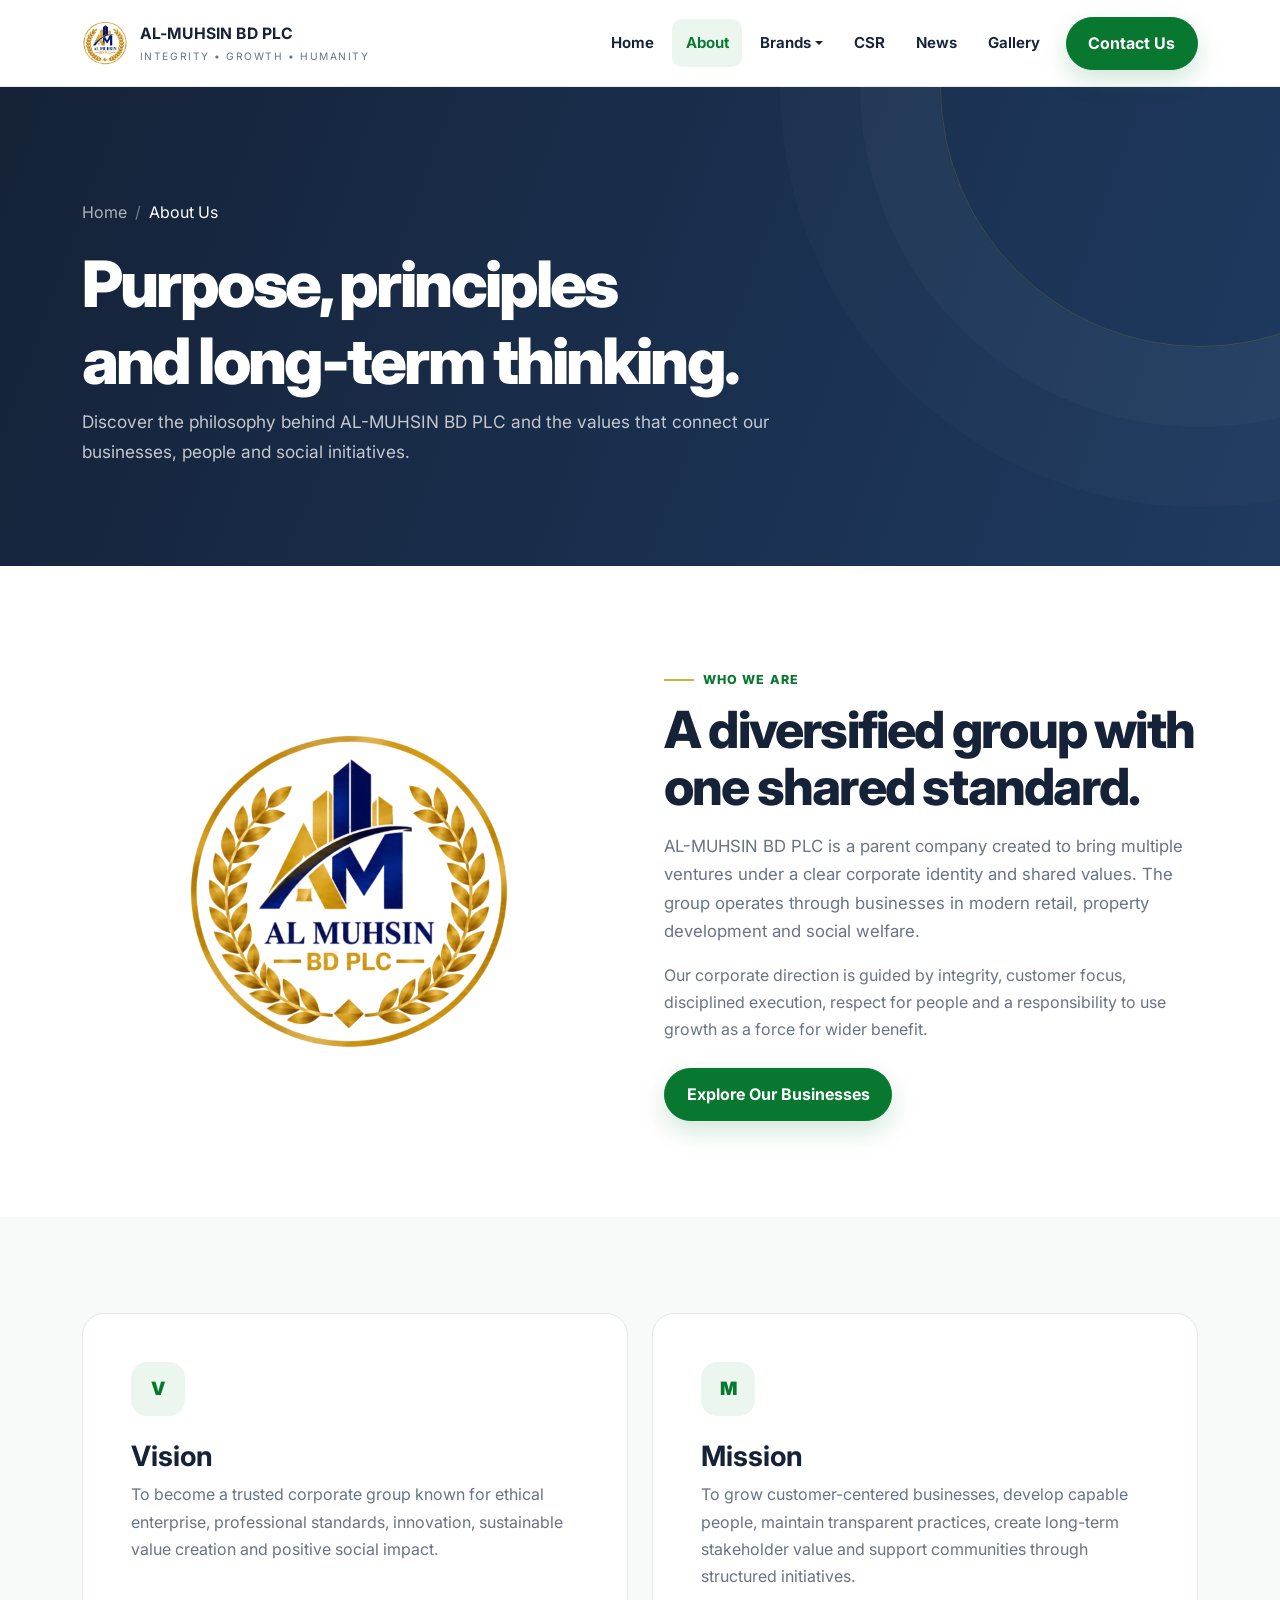
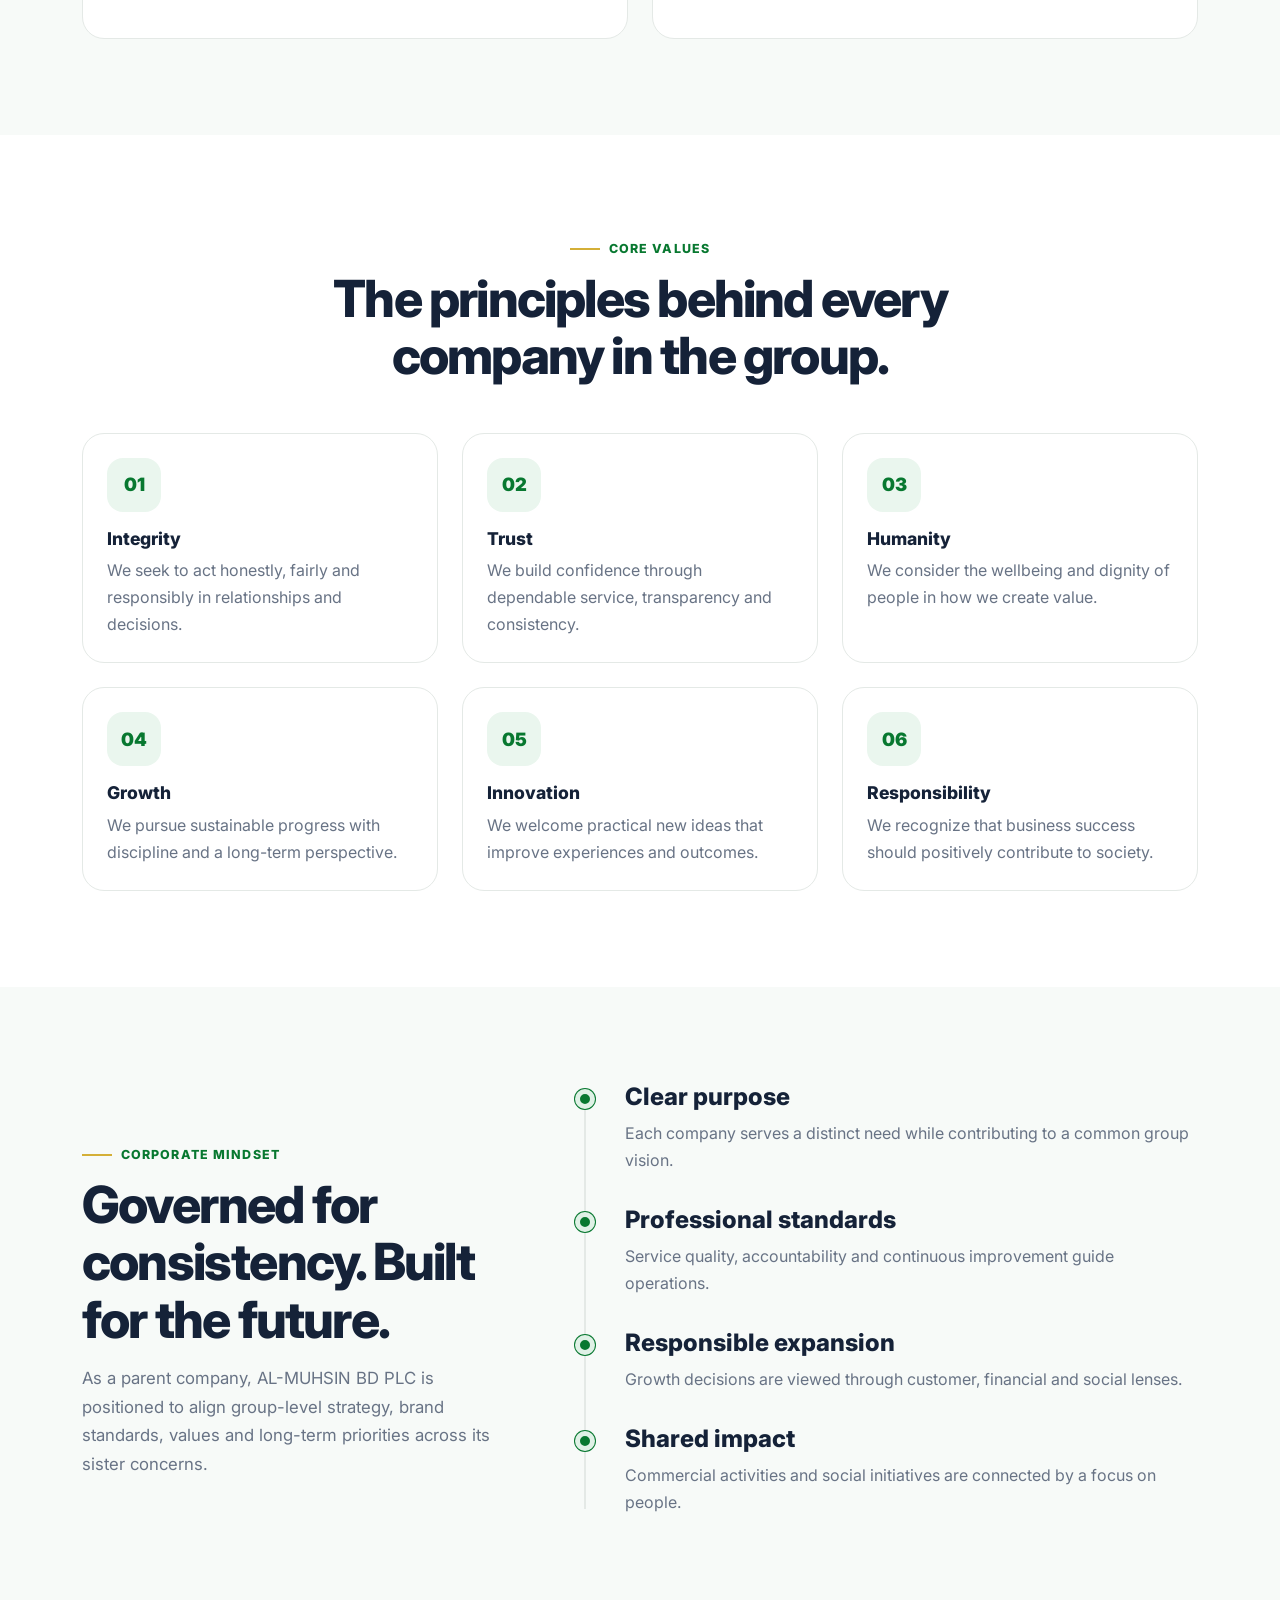
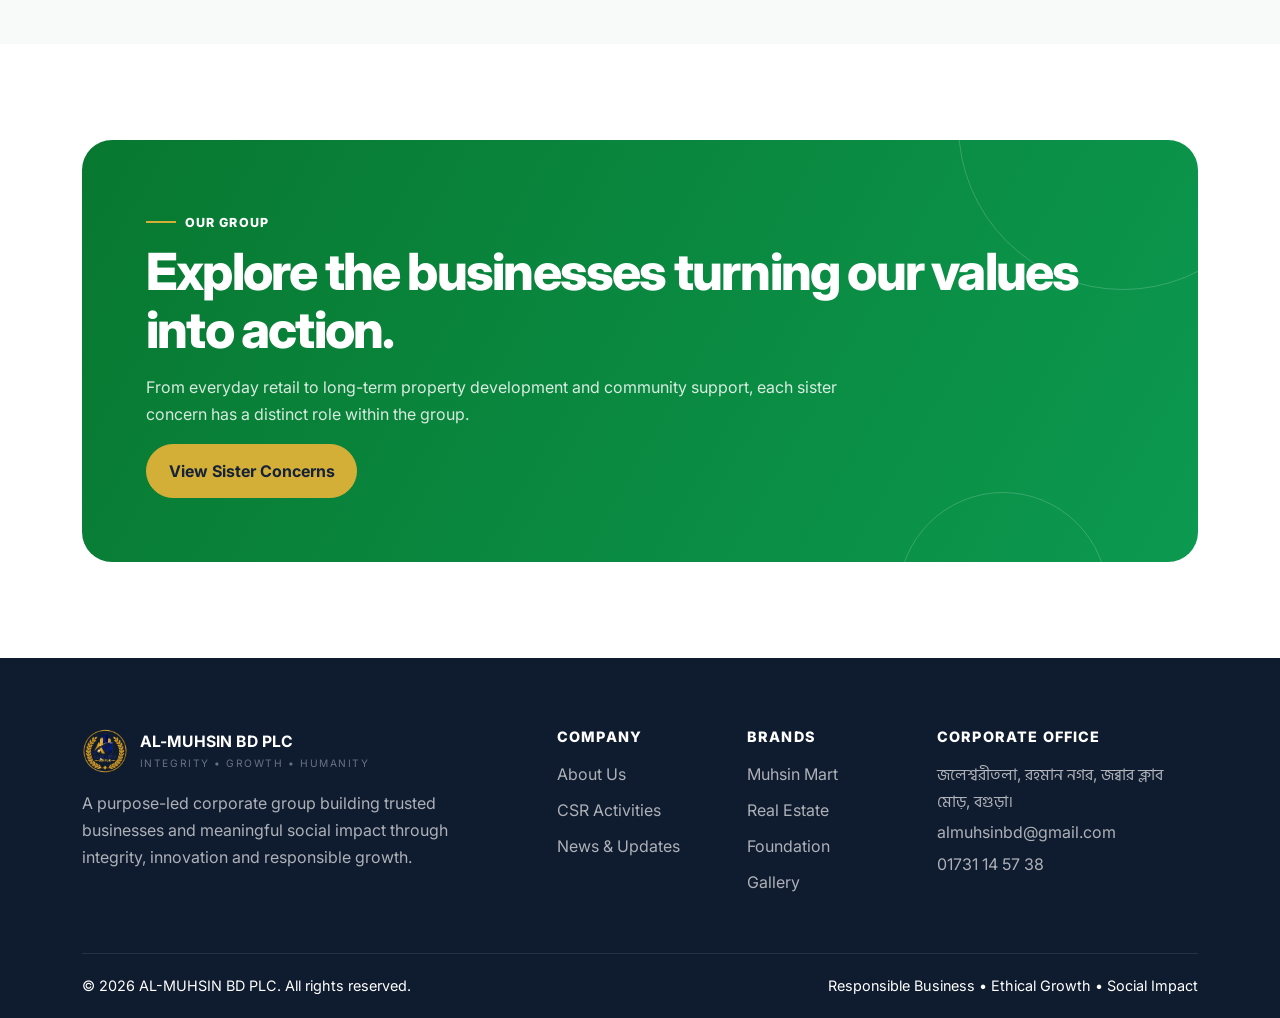
<file: about.html>
<!doctype html><html lang="en"><head>
<meta charset="utf-8"><meta name="viewport" content="width=device-width,initial-scale=1"><title>About Us | AL-MUHSIN BD PLC</title><meta name="description" content="Learn about AL-MUHSIN BD PLC, our vision, mission, values, governance mindset and commitment to responsible business growth."><meta name="theme-color" content="#087830">
<link rel="stylesheet" href="https://cdn.jsdelivr.net/npm/bootstrap@5.3.3/dist/css/bootstrap.min.css"><link rel="stylesheet" href="https://cdn.jsdelivr.net/npm/aos@2.3.4/dist/aos.css"><link rel="stylesheet" href="assets/css/style.css"><link rel="icon" type="image/png" href="assets/images/favicon.png"></head><body>
<a class="skip-link" href="#mainContent">Skip to content</a><div data-component="header"></div><main id="mainContent">
<section class="page-hero"><div class="container position-relative" style="z-index:1"><nav aria-label="breadcrumb"><ol class="breadcrumb"><li class="breadcrumb-item"><a href="index.html">Home</a></li><li class="breadcrumb-item active">About Us</li></ol></nav><h1>Purpose, principles<br>and long-term thinking.</h1><p>Discover the philosophy behind AL-MUHSIN BD PLC and the values that connect our businesses, people and social initiatives.</p></div></section>
<section class="section-pad"><div class="container"><div class="row align-items-center g-5"><div class="col-lg-6" data-aos="fade-right"><div class="image-frame no-decor"><img src="assets/images/al-musin-bd-plc.png" alt="AL-MUHSIN group visual"></div></div><div class="col-lg-6" data-aos="fade-left"><span class="eyebrow">Who We Are</span><h2 class="section-title">A diversified group with one shared standard.</h2><p class="section-copy">AL-MUHSIN BD PLC is a parent company created to bring multiple ventures under a clear corporate identity and shared values. The group operates through businesses in modern retail, property development and social welfare.</p><p class="text-muted-custom">Our corporate direction is guided by integrity, customer focus, disciplined execution, respect for people and a responsibility to use growth as a force for wider benefit.</p><a class="btn btn-brand mt-2" href="sister-concerns.html">Explore Our Businesses</a></div></div></div></section>
<section class="section-pad bg-soft"><div class="container"><div class="row g-4"><div class="col-lg-6"><div class="feature-card p-lg-5"><div class="icon-box">V</div><h3 class="fw-bold mt-4">Vision</h3><p class="text-muted-custom">To become a trusted corporate group known for ethical enterprise, professional standards, innovation, sustainable value creation and positive social impact.</p></div></div><div class="col-lg-6"><div class="feature-card p-lg-5"><div class="icon-box">M</div><h3 class="fw-bold mt-4">Mission</h3><p class="text-muted-custom">To grow customer-centered businesses, develop capable people, maintain transparent practices, create long-term stakeholder value and support communities through structured initiatives.</p></div></div></div></div></section>
<section class="section-pad" id="values"><div class="container"><div class="text-center mx-auto mb-5" style="max-width:760px"><span class="eyebrow">Core Values</span><h2 class="section-title">The principles behind every company in the group.</h2></div><div class="row g-4"><div class="col-md-6 col-lg-4"><div class="feature-card"><div class="icon-box">01</div><h4>Integrity</h4><p>We seek to act honestly, fairly and responsibly in relationships and decisions.</p></div></div><div class="col-md-6 col-lg-4"><div class="feature-card"><div class="icon-box">02</div><h4>Trust</h4><p>We build confidence through dependable service, transparency and consistency.</p></div></div><div class="col-md-6 col-lg-4"><div class="feature-card"><div class="icon-box">03</div><h4>Humanity</h4><p>We consider the wellbeing and dignity of people in how we create value.</p></div></div><div class="col-md-6 col-lg-4"><div class="feature-card"><div class="icon-box">04</div><h4>Growth</h4><p>We pursue sustainable progress with discipline and a long-term perspective.</p></div></div><div class="col-md-6 col-lg-4"><div class="feature-card"><div class="icon-box">05</div><h4>Innovation</h4><p>We welcome practical new ideas that improve experiences and outcomes.</p></div></div><div class="col-md-6 col-lg-4"><div class="feature-card"><div class="icon-box">06</div><h4>Responsibility</h4><p>We recognize that business success should positively contribute to society.</p></div></div></div></div></section>
<section class="section-pad bg-soft"><div class="container"><div class="row g-5 align-items-center"><div class="col-lg-5"><span class="eyebrow">Corporate Mindset</span><h2 class="section-title">Governed for consistency. Built for the future.</h2><p class="section-copy">As a parent company, AL-MUHSIN BD PLC is positioned to align group-level strategy, brand standards, values and long-term priorities across its sister concerns.</p></div><div class="col-lg-7"><div class="timeline"><div class="timeline-item"><h4>Clear purpose</h4><p>Each company serves a distinct need while contributing to a common group vision.</p></div><div class="timeline-item"><h4>Professional standards</h4><p>Service quality, accountability and continuous improvement guide operations.</p></div><div class="timeline-item"><h4>Responsible expansion</h4><p>Growth decisions are viewed through customer, financial and social lenses.</p></div><div class="timeline-item"><h4>Shared impact</h4><p>Commercial activities and social initiatives are connected by a focus on people.</p></div></div></div></div></div></section>
<section class="section-pad"><div class="container"><div class="cta-panel"><div class="position-relative" style="z-index:1"><span class="eyebrow text-white">Our Group</span><h2 class="section-title text-white">Explore the businesses turning our values into action.</h2><p>From everyday retail to long-term property development and community support, each sister concern has a distinct role within the group.</p><a class="btn btn-gold" href="sister-concerns.html">View Sister Concerns</a></div></div></div></section>
</main><div data-component="footer"></div><script src="https://code.jquery.com/jquery-3.7.1.min.js"></script><script src="https://cdn.jsdelivr.net/npm/bootstrap@5.3.3/dist/js/bootstrap.bundle.min.js"></script><script src="https://cdn.jsdelivr.net/npm/aos@2.3.4/dist/aos.js"></script><script src="assets/js/main.js"></script></body></html>
</file>
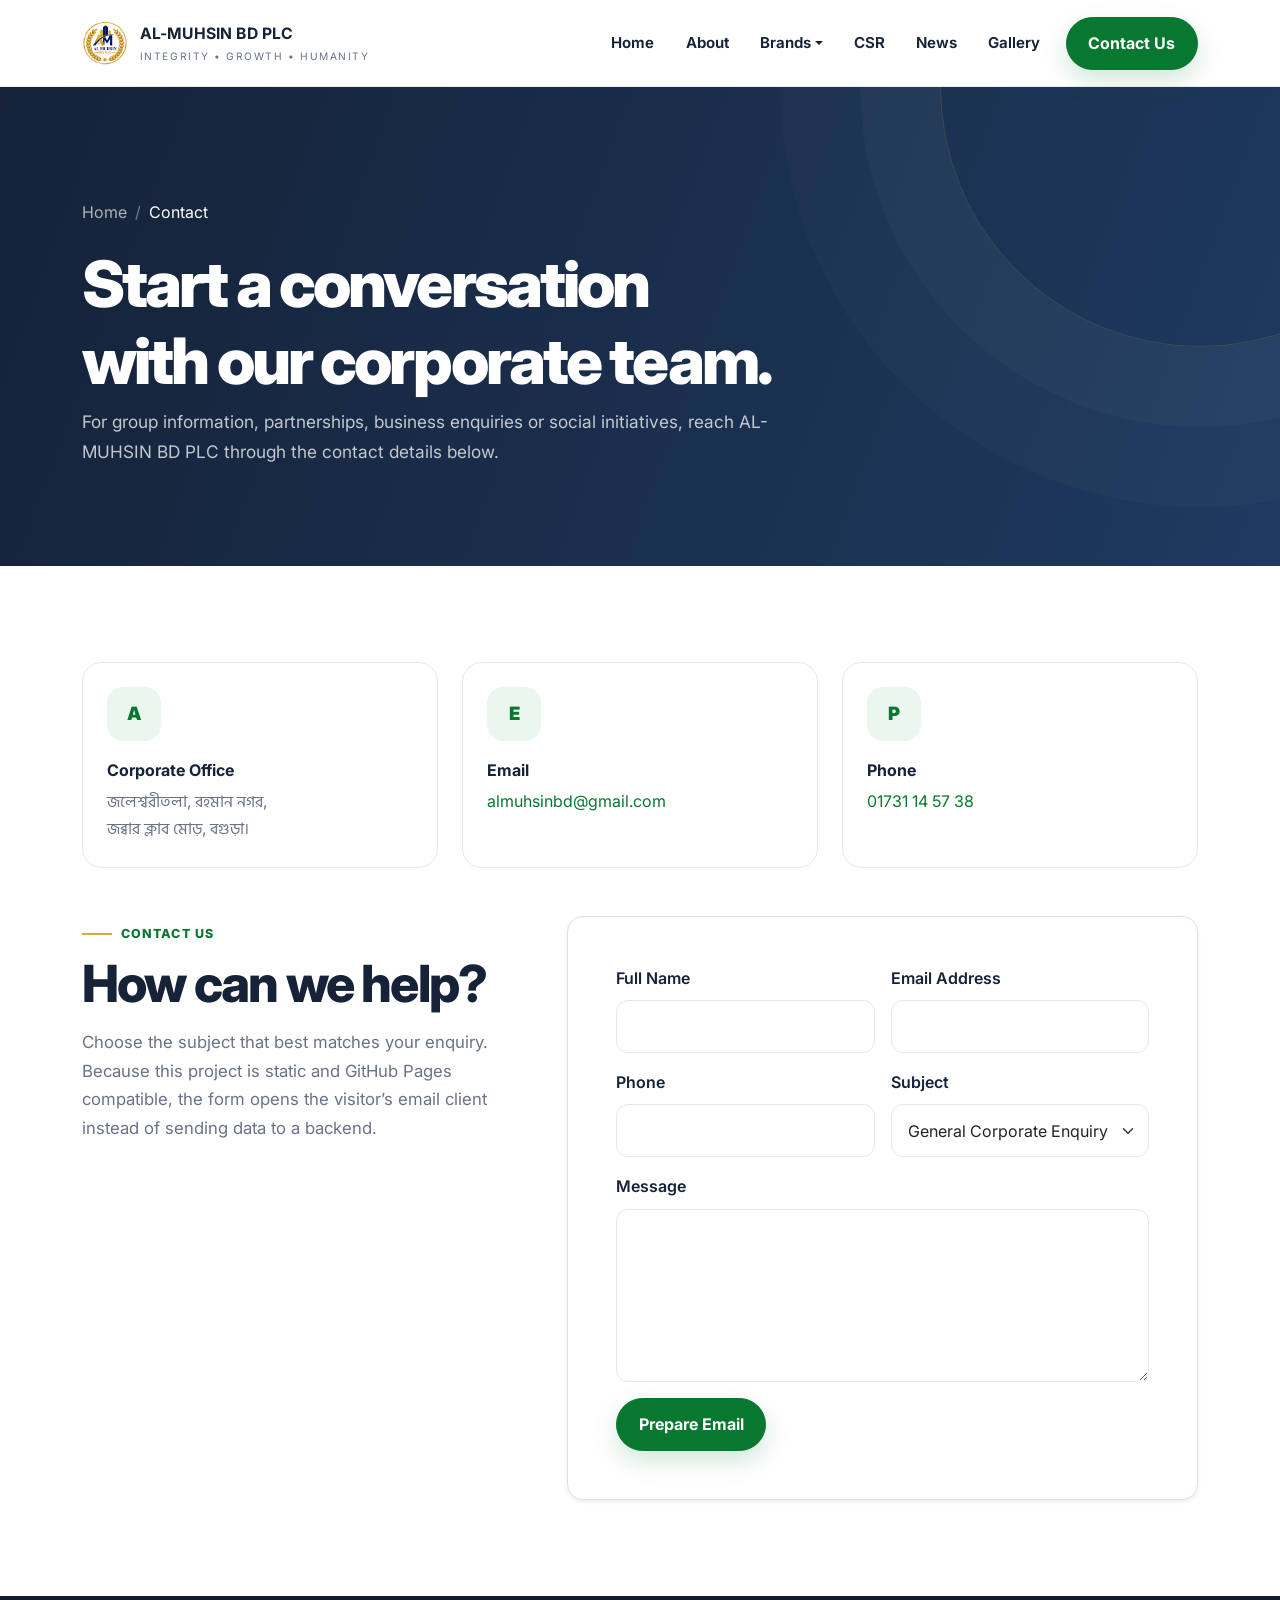
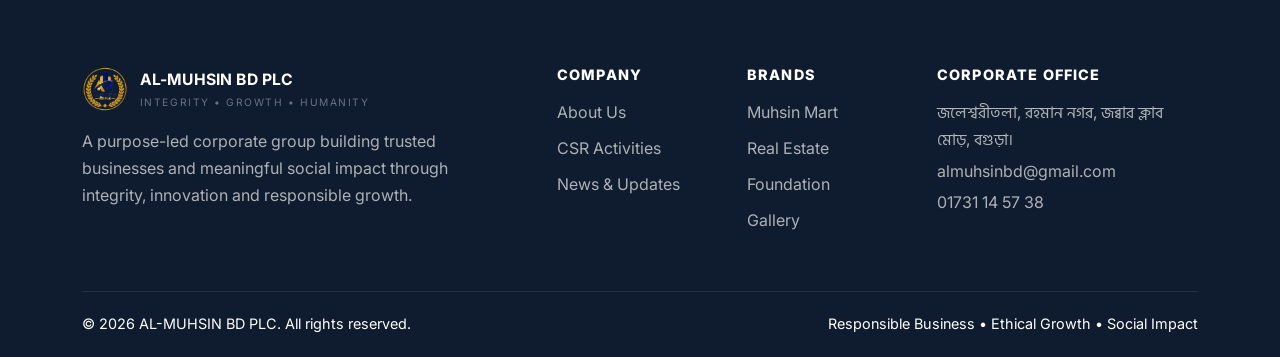
<file: contact.html>
<!doctype html><html lang="en"><head><meta charset="utf-8"><meta name="viewport" content="width=device-width,initial-scale=1"><title>Contact Us | AL-MUHSIN BD PLC</title><meta name="description" content="Contact AL-MUHSIN BD PLC for corporate, business, partnership, property, retail or social welfare enquiries."><meta name="theme-color" content="#087830"><link rel="stylesheet" href="https://cdn.jsdelivr.net/npm/bootstrap@5.3.3/dist/css/bootstrap.min.css"><link rel="stylesheet" href="https://cdn.jsdelivr.net/npm/aos@2.3.4/dist/aos.css"><link rel="stylesheet" href="assets/css/style.css"><link rel="icon" type="image/png" href="assets/images/favicon.png"></head><body><a class="skip-link" href="#mainContent">Skip to content</a><div data-component="header"></div><main id="mainContent">
<section class="page-hero"><div class="container position-relative" style="z-index:1"><nav aria-label="breadcrumb"><ol class="breadcrumb"><li class="breadcrumb-item"><a href="index.html">Home</a></li><li class="breadcrumb-item active">Contact</li></ol></nav><h1>Start a conversation<br>with our corporate team.</h1><p>For group information, partnerships, business enquiries or social initiatives, reach AL-MUHSIN BD PLC through the contact details below.</p></div></section>
<section class="section-pad"><div class="container"><div class="row g-4 mb-5"><div class="col-md-4"><div class="contact-card"><div class="icon-box mb-3">A</div><strong>Corporate Office</strong><span class="text-muted-custom">জলেশ্বরীতলা, রহমান নগর,<br>জব্বার ক্লাব মোড়, বগুড়া।</span></div></div><div class="col-md-4"><div class="contact-card"><div class="icon-box mb-3">E</div><strong>Email</strong><a href="mailto:almuhsinbd@gmail.com">almuhsinbd@gmail.com</a></div></div><div class="col-md-4"><div class="contact-card"><div class="icon-box mb-3">P</div><strong>Phone</strong><a href="tel:+8801731145738">01731 14 57 38</a></div></div></div>
<div class="row g-5 align-items-start"><div class="col-lg-5"><span class="eyebrow">Contact Us</span><h2 class="section-title">How can we help?</h2><p class="section-copy">Choose the subject that best matches your enquiry. Because this project is static and GitHub Pages compatible, the form opens the visitor’s email client instead of sending data to a backend.</p></div>
<div class="col-lg-7"><form id="contactForm" class="p-4 p-lg-5 border rounded-4 bg-white shadow-sm" novalidate><div class="row g-3"><div class="col-md-6"><label class="form-label fw-semibold" for="name">Full Name</label><input class="form-control" id="name" name="name" required><div class="invalid-feedback">Please enter your name.</div></div><div class="col-md-6"><label class="form-label fw-semibold" for="email">Email Address</label><input class="form-control" id="email" type="email" name="email" required><div class="invalid-feedback">Please enter a valid email.</div></div><div class="col-md-6"><label class="form-label fw-semibold" for="phone">Phone</label><input class="form-control" id="phone" name="phone"></div><div class="col-md-6"><label class="form-label fw-semibold" for="subject">Subject</label><select class="form-select" id="subject" name="subject"><option>General Corporate Enquiry</option><option>Muhsin Mart</option><option>Muhsin Real Estate</option><option>Muhsin Foundation / CSR</option><option>Partnership</option><option>Media Enquiry</option></select></div><div class="col-12"><label class="form-label fw-semibold" for="message">Message</label><textarea class="form-control" id="message" name="message" rows="6" required></textarea><div class="invalid-feedback">Please write your message.</div></div><div class="col-12"><button class="btn btn-brand" type="submit">Prepare Email</button></div></div></form></div></div></div></section>
</main><div data-component="footer"></div><script src="https://code.jquery.com/jquery-3.7.1.min.js"></script><script src="https://cdn.jsdelivr.net/npm/bootstrap@5.3.3/dist/js/bootstrap.bundle.min.js"></script><script src="https://cdn.jsdelivr.net/npm/aos@2.3.4/dist/aos.js"></script><script src="assets/js/main.js"></script></body></html>
</file>
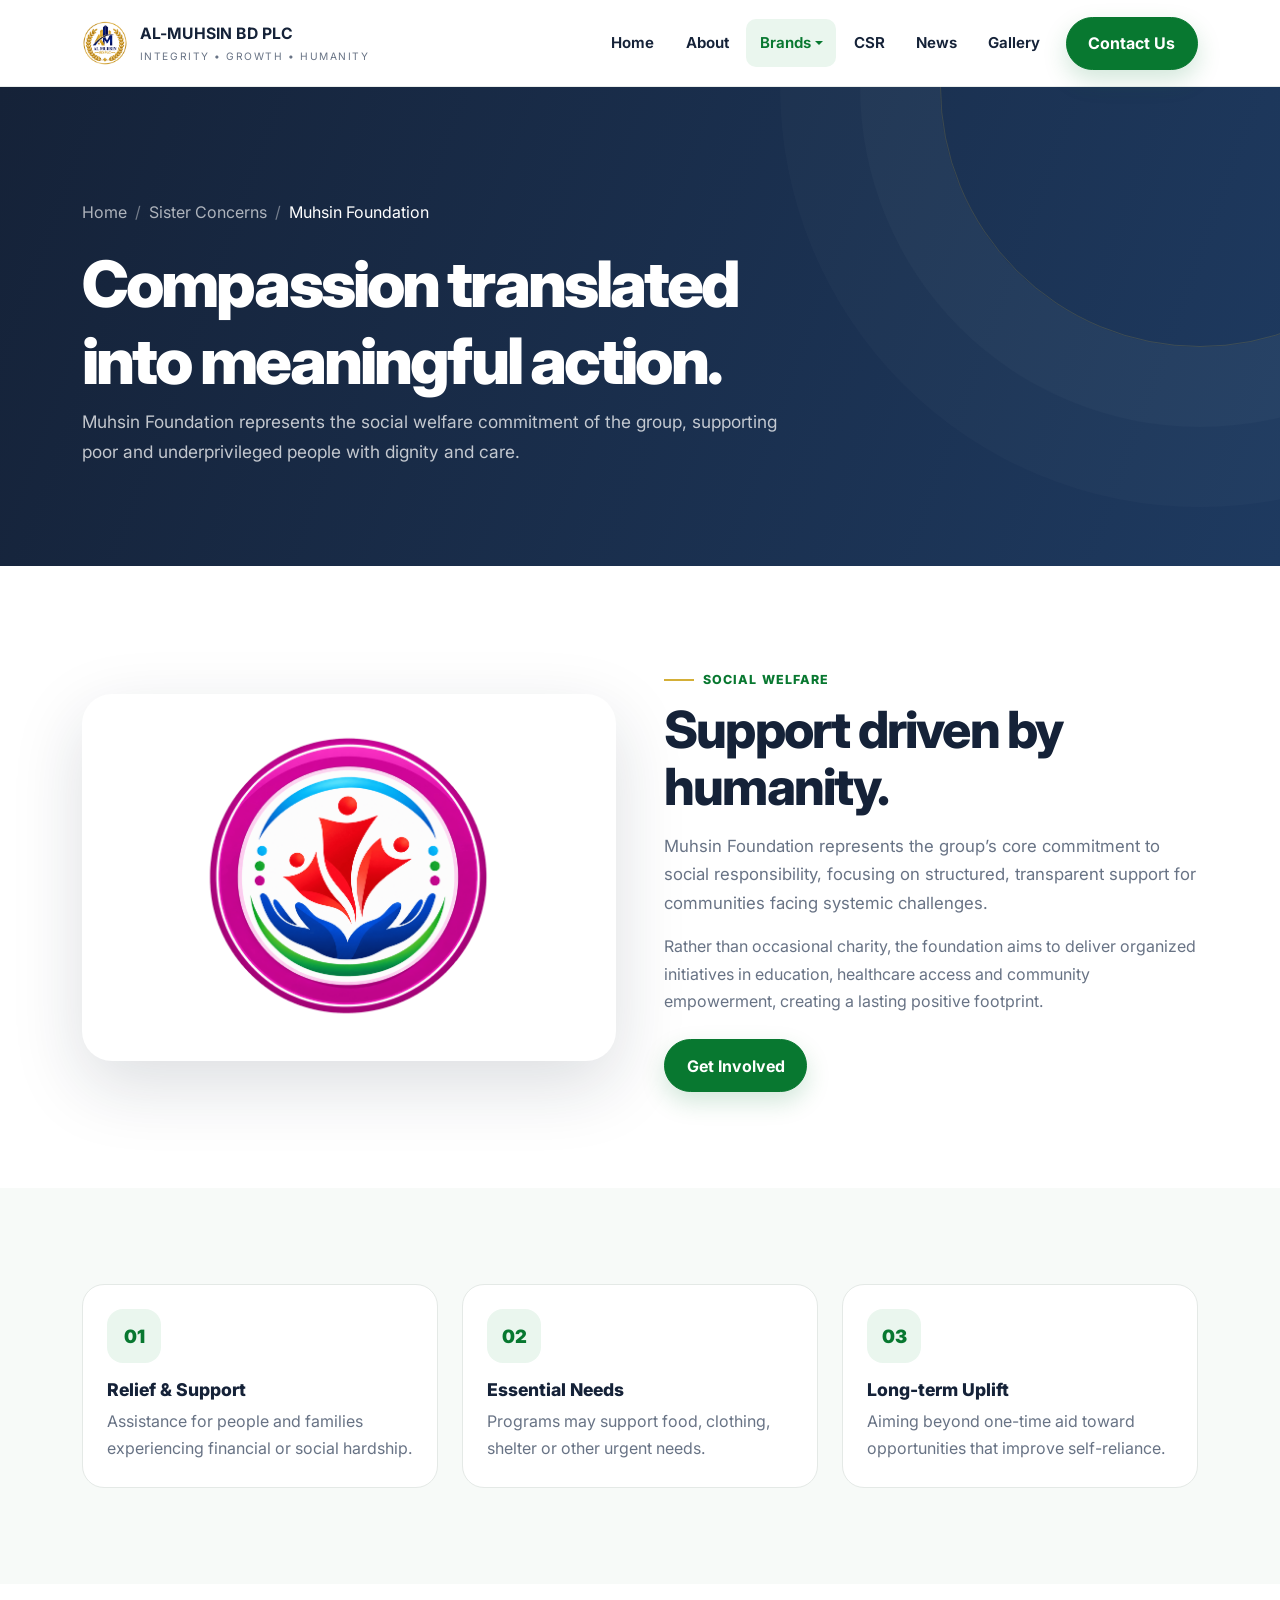
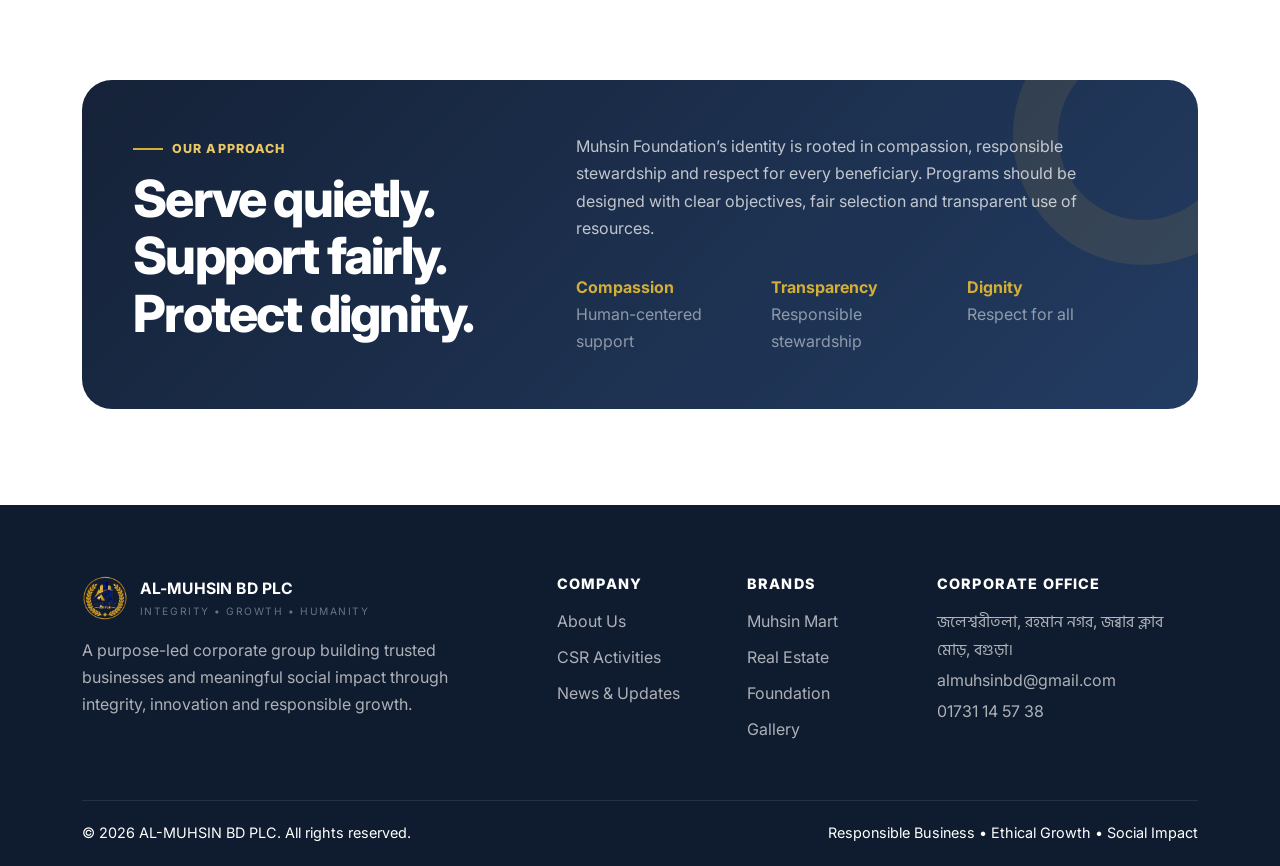
<file: muhsin-foundation.html>
<!doctype html><html lang="en"><head><meta charset="utf-8"><meta name="viewport" content="width=device-width,initial-scale=1"><title>Muhsin Foundation | AL-MUHSIN BD PLC</title><meta name="description" content="Muhsin Foundation is the social welfare concern of AL-MUHSIN BD PLC, supporting poor and underprivileged people through dignified, transparent initiatives."><meta name="theme-color" content="#087830"><link rel="stylesheet" href="https://cdn.jsdelivr.net/npm/bootstrap@5.3.3/dist/css/bootstrap.min.css"><link rel="stylesheet" href="https://cdn.jsdelivr.net/npm/aos@2.3.4/dist/aos.css"><link rel="stylesheet" href="assets/css/style.css"><link rel="icon" type="image/png" href="assets/images/favicon.png"></head><body><a class="skip-link" href="#mainContent">Skip to content</a><div data-component="header"></div><main id="mainContent">
<section class="page-hero"><div class="container position-relative" style="z-index:1"><nav aria-label="breadcrumb"><ol class="breadcrumb"><li class="breadcrumb-item"><a href="index.html">Home</a></li><li class="breadcrumb-item"><a href="sister-concerns.html">Sister Concerns</a></li><li class="breadcrumb-item active">Muhsin Foundation</li></ol></nav><h1>Compassion translated<br>into meaningful action.</h1><p>Muhsin Foundation represents the social welfare commitment of the group, supporting poor and underprivileged people with dignity and care.</p></div></section>
<section class="section-pad"><div class="container"><div class="row align-items-center g-5"><div class="col-lg-6"><div class="business-hero-image logo-fit"><img src="assets/images/muhsin-foundation.png" alt="Muhsin Foundation social welfare visual"></div></div><div class="col-lg-6"><span class="eyebrow">Social Welfare</span><h2 class="section-title">Support driven by humanity.</h2><p class="section-copy">Muhsin Foundation represents the group’s core commitment to social responsibility, focusing on structured, transparent support for communities facing systemic challenges.</p><p class="text-muted-custom">Rather than occasional charity, the foundation aims to deliver organized initiatives in education, healthcare access and community empowerment, creating a lasting positive footprint.</p><a class="btn btn-brand mt-2" href="contact.html">Get Involved</a></div></div></div></section>
<section class="section-pad bg-soft"><div class="container"><div class="row g-4"><div class="col-md-6 col-lg-4"><div class="feature-card"><div class="icon-box">01</div><h4>Relief & Support</h4><p>Assistance for people and families experiencing financial or social hardship.</p></div></div><div class="col-md-6 col-lg-4"><div class="feature-card"><div class="icon-box">02</div><h4>Essential Needs</h4><p>Programs may support food, clothing, shelter or other urgent needs.</p></div></div><div class="col-md-6 col-lg-4"><div class="feature-card"><div class="icon-box">03</div><h4>Long-term Uplift</h4><p>Aiming beyond one-time aid toward opportunities that improve self-reliance.</p></div></div></div></div></section>
<section class="section-pad"><div class="container"><div class="philosophy-panel"><div class="row align-items-center g-5 position-relative" style="z-index:1"><div class="col-lg-5"><span class="eyebrow">Our Approach</span><h2 class="section-title text-white">Serve quietly. Support fairly. Protect dignity.</h2></div><div class="col-lg-7"><p>Muhsin Foundation’s identity is rooted in compassion, responsible stewardship and respect for every beneficiary. Programs should be designed with clear objectives, fair selection and transparent use of resources.</p><div class="row g-3 mt-2"><div class="col-md-4"><strong class="text-gold d-block">Compassion</strong><span class="text-white-50">Human-centered support</span></div><div class="col-md-4"><strong class="text-gold d-block">Transparency</strong><span class="text-white-50">Responsible stewardship</span></div><div class="col-md-4"><strong class="text-gold d-block">Dignity</strong><span class="text-white-50">Respect for all</span></div></div></div></div></div></div></section>
</main><div data-component="footer"></div><script src="https://code.jquery.com/jquery-3.7.1.min.js"></script><script src="https://cdn.jsdelivr.net/npm/bootstrap@5.3.3/dist/js/bootstrap.bundle.min.js"></script><script src="https://cdn.jsdelivr.net/npm/aos@2.3.4/dist/aos.js"></script><script src="assets/js/main.js"></script></body></html>
</file>
<file: assets/css/style.css>
@import url('https://fonts.googleapis.com/css2?family=Hind+Siliguri:wght@300;400;500;600;700&family=Inter:wght@400;500;600;700;800;900&display=swap');

:root {
  --primary: #087830;
  --primary-dark: #055d26;
  --primary-soft: #eaf6ee;
  --secondary: #d4af37;
  --secondary-dark: #b8911f;
  --navy: #152238;
  --navy-2: #1f314f;
  --white: #ffffff;
  --light: #f7faf8;
  --muted: #687385;
  --border: #e4e9e6;
  --shadow-sm: 0 10px 30px rgba(21, 34, 56, 0.08);
  --shadow-lg: 0 24px 70px rgba(21, 34, 56, 0.15);
  --radius: 22px;
  --radius-sm: 14px;
  --transition: 260ms ease;
}

html { scroll-behavior: smooth; }
body {
  font-family: 'Inter', 'Hind Siliguri', ui-sans-serif, system-ui, -apple-system, BlinkMacSystemFont, "Segoe UI", sans-serif;
  color: var(--navy);
  background: #fff;
  line-height: 1.7;
  overflow-x: hidden;
}
body.loading { overflow: hidden; }
a { color: var(--primary); text-decoration: none; transition: var(--transition); }
a:hover { color: var(--primary-dark); }
img { max-width: 100%; height: auto; }

.skip-link {
  position: fixed; left: 1rem; top: -80px; z-index: 9999;
  background: var(--navy); color: #fff; padding: .8rem 1rem; border-radius: 10px;
}
.skip-link:focus { top: 1rem; color: #fff; }

.section-pad { padding: 96px 0; }
.section-pad-sm { padding: 70px 0; }
.bg-soft { background: var(--light); }
.bg-navy { background: var(--navy); color: #fff; }
.bg-green { background: var(--primary); color: #fff; }
.text-muted-custom { color: var(--muted) !important; }
.text-gold { color: var(--secondary) !important; }

.eyebrow {
  display: inline-flex; align-items: center; gap: .55rem;
  color: var(--primary); font-weight: 800; letter-spacing: .09em;
  text-transform: uppercase; font-size: .78rem;
}
.eyebrow::before { content: ""; width: 30px; height: 2px; background: var(--secondary); }
.section-title { font-size: clamp(2rem, 4vw, 3.3rem); font-weight: 800; line-height: 1.12; letter-spacing: -.035em; margin: .65rem 0 1rem; }
.section-copy { max-width: 720px; color: var(--muted); font-size: 1.05rem; }

.btn-brand, .btn-outline-brand, .btn-gold {
  border-radius: 999px; padding: .85rem 1.35rem; font-weight: 700; transition: var(--transition);
}
.btn-brand { background: var(--primary); color: #fff; border: 1px solid var(--primary); box-shadow: 0 10px 24px rgba(8, 120, 48, .18); }
.btn-brand:hover { transform: translateY(-2px); color: #fff; background: var(--primary-dark); border-color: var(--primary-dark); }
.btn-outline-brand { background: transparent; border: 1px solid rgba(8,120,48,.35); color: var(--primary); }
.btn-outline-brand:hover { background: var(--primary); color: #fff; border-color: var(--primary); }
.btn-gold { background: var(--secondary); color: var(--navy); border: 1px solid var(--secondary); }
.btn-gold:hover { background: #e2c35b; color: var(--navy); transform: translateY(-2px); }

/* Header */
.site-header { position: sticky; top: 0; z-index: 1040; background: rgba(255,255,255,.96); backdrop-filter: blur(16px); border-bottom: 1px solid rgba(228,233,230,.8); transition: var(--transition); }
.site-header.scrolled { box-shadow: 0 10px 32px rgba(21,34,56,.08); }
.navbar { padding: .95rem 0; }
.navbar-brand { display: flex; align-items: center; gap: .75rem; color: var(--navy) !important; }
.brand-mark { width: 46px; height: 46px; border-radius: 14px; display: grid; place-items: center; background: linear-gradient(145deg, var(--primary), #0b9d45); color: #fff; font-weight: 900; letter-spacing: -.06em; box-shadow: 0 10px 24px rgba(8,120,48,.2); position: relative; overflow: hidden; }
.brand-mark::after { content: ""; position: absolute; width: 32px; height: 32px; border: 2px solid rgba(212,175,55,.65); border-radius: 50%; right: -12px; top: -12px; }
.brand-copy strong { display: block; font-size: .98rem; letter-spacing: .01em; }
.brand-copy small { display: block; color: var(--muted); font-size: .64rem; letter-spacing: .15em; text-transform: uppercase; }
.nav-link { color: var(--navy) !important; font-weight: 650; font-size: .94rem; padding: .7rem .85rem !important; border-radius: 10px; }
.nav-link:hover, .nav-link.active { color: var(--primary) !important; background: var(--primary-soft); }
.navbar-toggler { border: 0; box-shadow: none !important; }
.dropdown-menu { border: 1px solid var(--border); box-shadow: var(--shadow-sm); border-radius: 14px; padding: .6rem; }
.dropdown-item { border-radius: 10px; padding: .65rem .8rem; font-weight: 600; }
.dropdown-item:active, .dropdown-item:hover { background: var(--primary-soft); color: var(--primary); }

/* Hero */
.hero-wrap { position: relative; }
.hero-slide { min-height: 680px; display: flex; align-items: center; background-size: cover; background-position: center; position: relative; }
.hero-slide::before { content: ""; position: absolute; inset: 0; background: linear-gradient(90deg, rgba(11,25,43,.92) 0%, rgba(11,25,43,.77) 43%, rgba(11,25,43,.2) 100%); }
.hero-content { position: relative; z-index: 2; max-width: 760px; color: #fff; padding: 80px 0 110px; }
.hero-badge { display: inline-flex; align-items: center; gap: .6rem; padding: .5rem .8rem; border-radius: 999px; background: rgba(255,255,255,.1); border: 1px solid rgba(255,255,255,.15); color: #fff; font-weight: 700; font-size: .86rem; margin-bottom: 1.25rem; backdrop-filter: blur(8px); }
.hero-badge i { width: 8px; height: 8px; border-radius: 50%; background: var(--secondary); display: inline-block; }
.hero-title { font-size: clamp(2.8rem, 6vw, 5.45rem); font-weight: 850; line-height: .98; letter-spacing: -.055em; margin-bottom: 1.35rem; }
.hero-title span { color: #ebce6a; }
.hero-copy { max-width: 650px; color: rgba(255,255,255,.82); font-size: 1.1rem; }
.hero-actions { display: flex; flex-wrap: wrap; gap: .8rem; margin-top: 1.8rem; }
.hero-actions .btn-light { border-radius: 999px; padding: .85rem 1.35rem; font-weight: 700; }
.carousel-indicators { bottom: 28px; }
.carousel-indicators [data-bs-target] { width: 38px; height: 4px; border: 0; border-radius: 99px; }

.hero-statbar { margin-top: -50px; position: relative; z-index: 5; }
.hero-statbar .inner { background: #fff; border-radius: var(--radius); box-shadow: var(--shadow-lg); padding: 1.4rem; border: 1px solid rgba(228,233,230,.8); }
.stat-item { padding: .55rem 1rem; border-right: 1px solid var(--border); }
.stat-item:last-child { border-right: 0; }
.stat-item strong { font-size: 1.25rem; display: block; }
.stat-item span { color: var(--muted); font-size: .9rem; }

/* Corporate cards */
.corp-card { background: #fff; border: 1px solid var(--border); border-radius: var(--radius); overflow: hidden; height: 100%; transition: var(--transition); box-shadow: 0 10px 30px rgba(21,34,56,.04); }
.corp-card:hover { transform: translateY(-8px); box-shadow: var(--shadow-lg); border-color: rgba(8,120,48,.2); }
.corp-card-img { position: relative; overflow: hidden; aspect-ratio: 16/10; background: #eef3ef; }
.corp-card-img img { width: 100%; height: 100%; object-fit: cover; transition: transform 500ms ease; }
.corp-card:hover .corp-card-img img { transform: scale(1.045); }
.company-logo-float { position: absolute; left: 20px; top: -33px; width: 66px; height: 66px; border-radius: 18px; background: #fff; border: 1px solid var(--border); box-shadow: var(--shadow-sm); display: grid; place-items: center; padding: 9px; }
.company-logo-float img { width: 100%; height: 100%; object-fit: contain; }
.corp-card-body { padding: 2.2rem 1.4rem 1.5rem; position: relative; }
.corp-card-body h3 { font-size: 1.35rem; font-weight: 800; }
.corp-card-body p { color: var(--muted); margin-bottom: 1rem; }
.card-link { display: inline-flex; align-items: center; gap: .5rem; font-weight: 800; }
.card-link span { transition: transform var(--transition); }
.card-link:hover span { transform: translateX(4px); }

.icon-box { width: 54px; height: 54px; border-radius: 16px; display: grid; place-items: center; background: var(--primary-soft); color: var(--primary); font-weight: 900; font-size: 1.15rem; flex: 0 0 auto; }
.feature-card { padding: 1.5rem; border-radius: var(--radius); border: 1px solid var(--border); height: 100%; background: #fff; transition: var(--transition); }
.feature-card:hover { border-color: rgba(8,120,48,.24); transform: translateY(-5px); box-shadow: var(--shadow-sm); }
.feature-card h4 { font-size: 1.1rem; font-weight: 800; margin-top: 1rem; }
.feature-card p { color: var(--muted); margin-bottom: 0; }

/* Story / philosophy */
.image-frame { position: relative; }
.image-frame img { width: 100%; border-radius: 28px; box-shadow: var(--shadow-lg); }
.image-frame::before { content: ""; position: absolute; width: 44%; height: 44%; border-radius: 28px; background: var(--secondary); left: -18px; bottom: -18px; z-index: -1; opacity: .9; }
.image-frame.no-decor::before { display: none; }
.image-frame.no-decor { display: flex; justify-content: center; align-items: center; padding: 1rem 0; }
.image-frame.no-decor img { box-shadow: none; border-radius: 0; background: transparent; width: auto; max-width: 100%; max-height: 340px; object-fit: contain; }
.value-strip { display: grid; grid-template-columns: repeat(3, 1fr); gap: 1rem; margin-top: 1.5rem; }
.value-chip { background: var(--light); border: 1px solid var(--border); border-radius: 16px; padding: 1rem; text-align: center; }
.value-chip strong { display: block; font-size: 1rem; }
.value-chip span { font-size: .82rem; color: var(--muted); }

.philosophy-panel { border-radius: 30px; padding: clamp(1.6rem, 4vw, 3.3rem); background: linear-gradient(135deg, var(--navy), #233c62); color: #fff; position: relative; overflow: hidden; }
.philosophy-panel::after { content: ""; position: absolute; width: 260px; height: 260px; border-radius: 50%; border: 45px solid rgba(212,175,55,.11); right: -75px; top: -75px; }
.philosophy-panel .eyebrow { color: #e8c966; }
.philosophy-panel p { color: rgba(255,255,255,.73); }

/* Leadership */
.quote-card { padding: 2rem; border-radius: 26px; background: #fff; border: 1px solid var(--border); box-shadow: var(--shadow-sm); }
.quote-mark { font-family: Georgia, serif; font-size: 4rem; line-height: 1; color: var(--secondary); }
.leader-photo { aspect-ratio: 4/5; object-fit: cover; border-radius: 26px; width: 100%; }

/* News */
.news-card { border: 1px solid var(--border); border-radius: 20px; overflow: hidden; height: 100%; background: #fff; transition: var(--transition); }
.news-card:hover { transform: translateY(-6px); box-shadow: var(--shadow-sm); }
.news-card img { width: 100%; aspect-ratio: 16/10; object-fit: cover; }
.news-body { padding: 1.35rem; }
.news-meta { color: var(--primary); font-size: .8rem; font-weight: 800; text-transform: uppercase; letter-spacing: .06em; }
.news-body h3 { font-size: 1.2rem; font-weight: 800; margin: .55rem 0 .7rem; }
.news-body p { color: var(--muted); }

/* Gallery */
.gallery-card { position: relative; border-radius: 20px; overflow: hidden; aspect-ratio: 4/3; background: #eef2ef; cursor: pointer; }
.gallery-card img { width: 100%; height: 100%; object-fit: cover; transition: transform 450ms ease; }
.gallery-card::after { content: ""; position: absolute; inset: 0; background: linear-gradient(180deg, transparent 40%, rgba(8,21,37,.8)); opacity: .7; }
.gallery-card:hover img { transform: scale(1.06); }
.gallery-caption { position: absolute; left: 18px; right: 18px; bottom: 14px; z-index: 2; color: #fff; font-weight: 800; }

/* CTA */
.cta-panel { border-radius: 30px; padding: clamp(2rem, 5vw, 4rem); background: linear-gradient(120deg, var(--primary), #0c9950); color: #fff; position: relative; overflow: hidden; }
.cta-panel::before, .cta-panel::after { content: ""; position: absolute; border-radius: 50%; border: 1px solid rgba(255,255,255,.18); }
.cta-panel::before { width: 330px; height: 330px; right: -90px; top: -180px; }
.cta-panel::after { width: 210px; height: 210px; right: 90px; bottom: -140px; }
.cta-panel p { color: rgba(255,255,255,.84); max-width: 700px; }

/* Inner pages */
.page-hero { padding: 112px 0 84px; background: linear-gradient(110deg, var(--navy), #1e3a60); color: #fff; position: relative; overflow: hidden; }
.page-hero::after { content: ""; position: absolute; width: 520px; height: 520px; border: 1px solid rgba(212,175,55,.18); border-radius: 50%; right: -180px; top: -260px; box-shadow: 0 0 0 80px rgba(255,255,255,.025), 0 0 0 160px rgba(255,255,255,.018); }
.page-hero h1 { font-size: clamp(2.7rem, 5vw, 4.5rem); font-weight: 850; letter-spacing: -.045em; }
.page-hero p { max-width: 700px; color: rgba(255,255,255,.74); font-size: 1.08rem; }
.breadcrumb { margin-bottom: 1.2rem; }
.breadcrumb-item, .breadcrumb-item a { color: rgba(255,255,255,.65); }
.breadcrumb-item.active { color: #fff; }
.breadcrumb-item + .breadcrumb-item::before { color: rgba(255,255,255,.4); }

.metric-card { border: 1px solid var(--border); border-radius: 20px; padding: 1.5rem; background: #fff; }
.metric-card strong { display: block; font-size: 2rem; color: var(--primary); font-weight: 850; }
.metric-card span { color: var(--muted); }

.timeline { position: relative; }
.timeline::before { content: ""; position: absolute; left: 17px; top: 7px; bottom: 7px; width: 2px; background: var(--border); }
.timeline-item { position: relative; padding-left: 58px; margin-bottom: 2rem; }
.timeline-item::before { content: ""; position: absolute; left: 8px; top: 6px; width: 20px; height: 20px; border-radius: 50%; background: var(--primary); border: 5px solid #dff1e6; box-shadow: 0 0 0 1px var(--primary); }
.timeline-item h4 { font-weight: 800; }
.timeline-item p { color: var(--muted); }

.business-hero-image { border-radius: 30px; overflow: hidden; box-shadow: var(--shadow-lg); }
.business-hero-image img { width: 100%; aspect-ratio: 16/11; object-fit: cover; }
.business-hero-image.logo-fit { background-color: #fff; }
.business-hero-image.logo-fit img { object-fit: contain; padding: 2rem; }

.contact-card { padding: 1.5rem; border-radius: 20px; border: 1px solid var(--border); background: #fff; height: 100%; }
.contact-card strong { display: block; margin-bottom: .25rem; }
.form-control, .form-select { border-radius: 12px; border-color: var(--border); padding: .85rem 1rem; }
.form-control:focus, .form-select:focus { border-color: rgba(8,120,48,.45); box-shadow: 0 0 0 .25rem rgba(8,120,48,.09); }

/* Footer */
.site-footer { background: #0f1b2e; color: #fff; padding-top: 70px; }
.footer-brand p, .site-footer p, .site-footer li, .site-footer a { color: rgba(255,255,255,.66); }
.site-footer a:hover { color: #fff; }
.footer-title { font-size: .9rem; text-transform: uppercase; letter-spacing: .08em; color: #fff; font-weight: 800; margin-bottom: 1rem; }
.footer-links { list-style: none; padding: 0; margin: 0; }
.footer-links li { margin-bottom: .55rem; }
.footer-bottom { border-top: 1px solid rgba(255,255,255,.09); margin-top: 48px; padding: 20px 0; font-size: .9rem; }

/* Utility */
.loading-skeleton { min-height: 220px; border-radius: 18px; background: linear-gradient(90deg,#f0f3f1 25%,#f8faf9 50%,#f0f3f1 75%); background-size: 200% 100%; animation: shimmer 1.2s infinite; }
@keyframes shimmer { to { background-position: -200% 0; } }
.reveal-line { width: 70px; height: 3px; border-radius: 3px; background: var(--secondary); margin: 1rem 0 1.3rem; }

@media (max-width: 991.98px) {
  .navbar-collapse { background: #fff; padding: 1rem; border: 1px solid var(--border); border-radius: 18px; margin-top: .75rem; box-shadow: var(--shadow-sm); }
  .hero-slide { min-height: 620px; }
  .hero-title { max-width: 650px; }
  .hero-statbar { margin-top: 0; padding: 1rem 0 0; }
  .stat-item { border-right: 0; border-bottom: 1px solid var(--border); }
  .stat-item:last-child { border-bottom: 0; }
  .section-pad { padding: 76px 0; }
}

@media (max-width: 767.98px) {
  .brand-copy small { display: none; }
  .image-frame.no-decor img { max-height: 240px; }
  .brand-mark { width: 42px; height: 42px; }
  .hero-slide { min-height: 590px; }
  .hero-slide::before { background: linear-gradient(90deg, rgba(11,25,43,.94), rgba(11,25,43,.72)); }
  .hero-content { padding: 65px 0 95px; }
  .hero-copy { font-size: 1rem; }
  .section-pad { padding: 64px 0; }
  .section-title { font-size: 2.25rem; }
  .value-strip { grid-template-columns: 1fr; }
  .page-hero { padding: 88px 0 66px; }
}

@media (prefers-reduced-motion: reduce) {
  *, *::before, *::after { scroll-behavior: auto !important; animation-duration: .01ms !important; animation-iteration-count: 1 !important; transition-duration: .01ms !important; }
}
</file>
